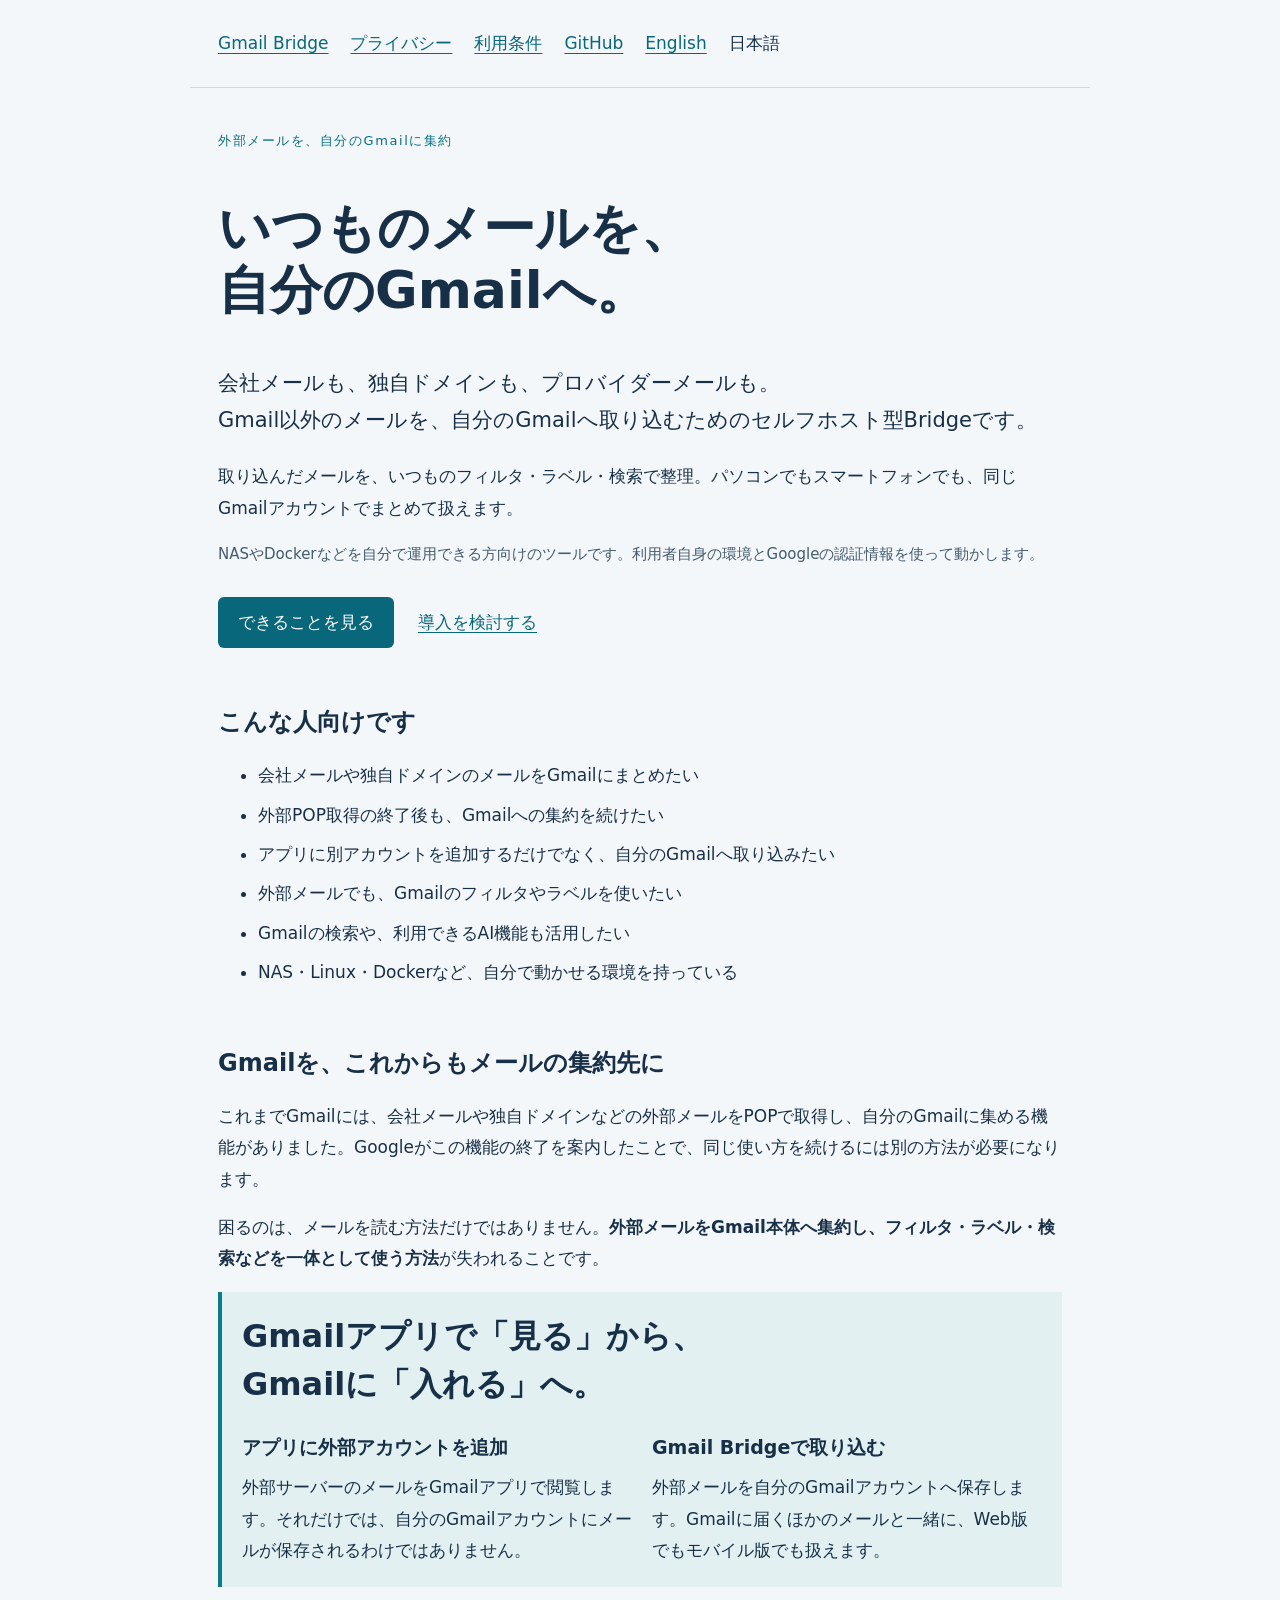
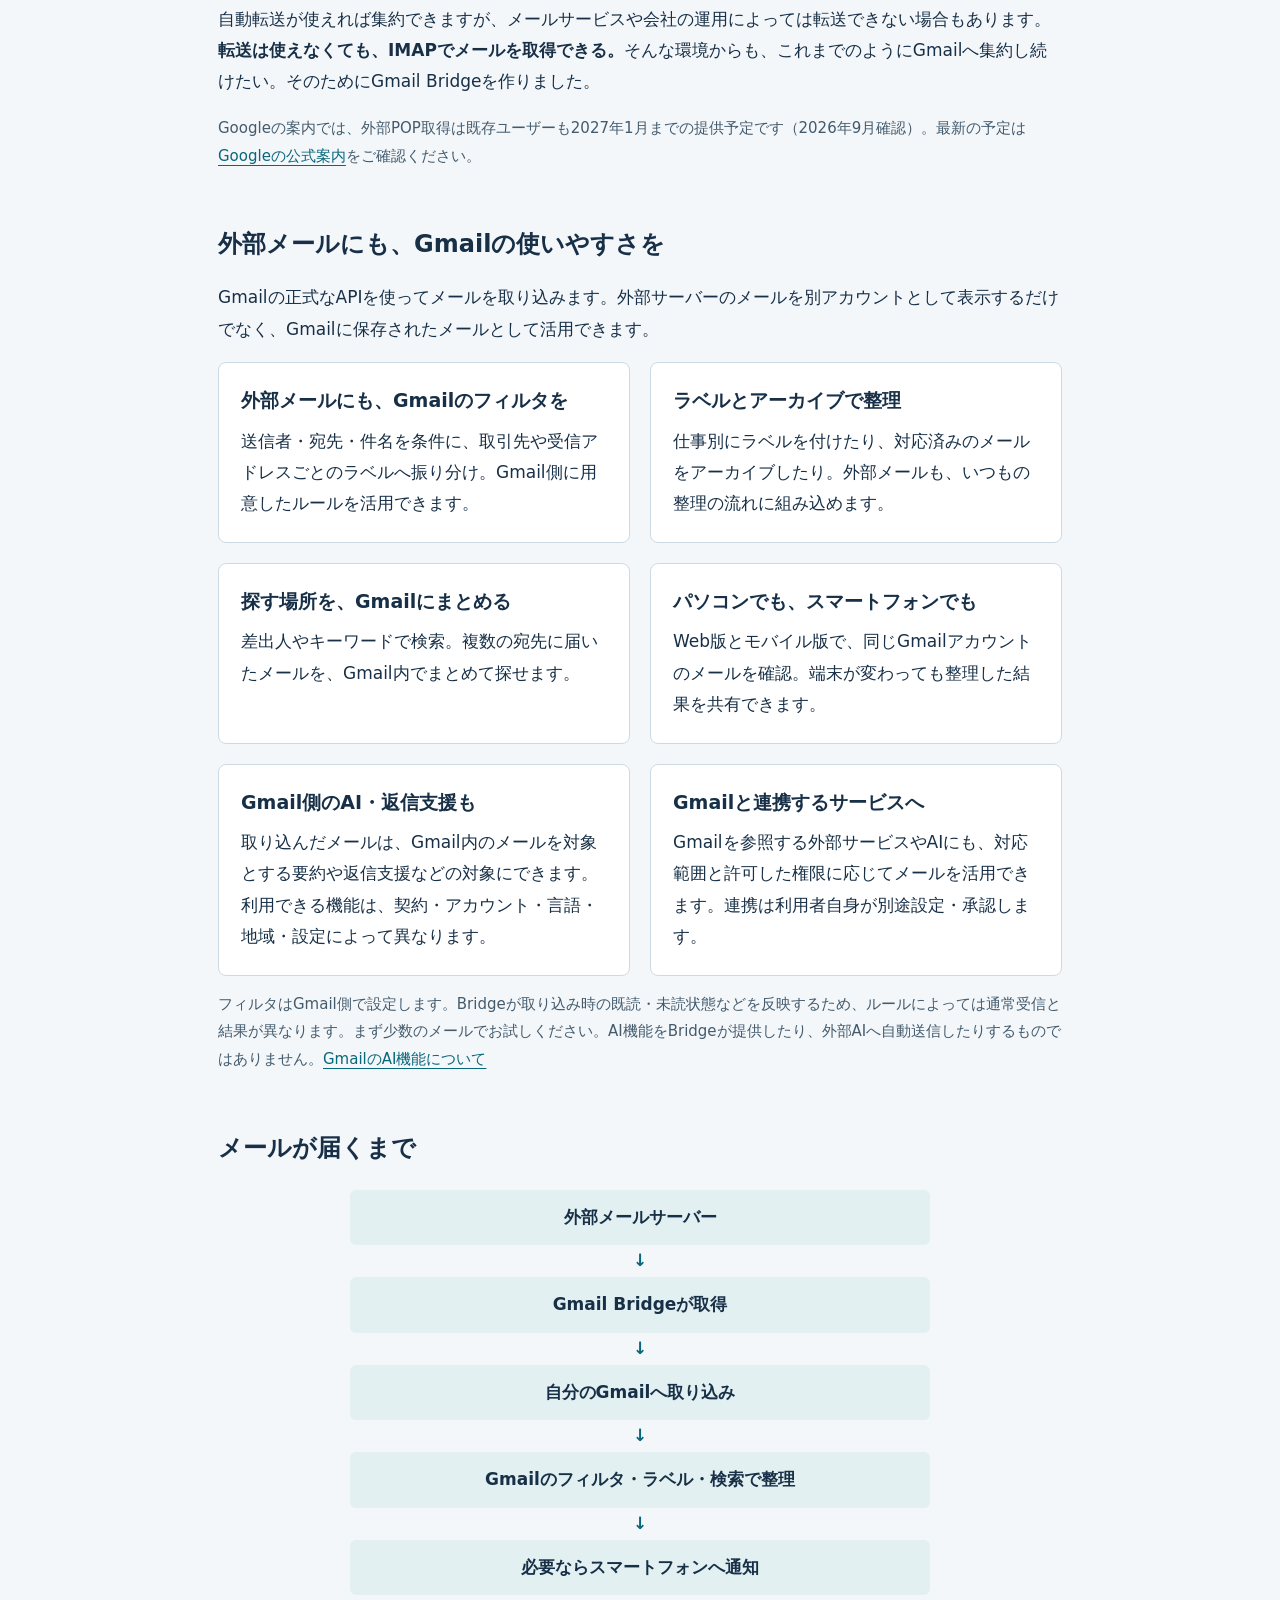
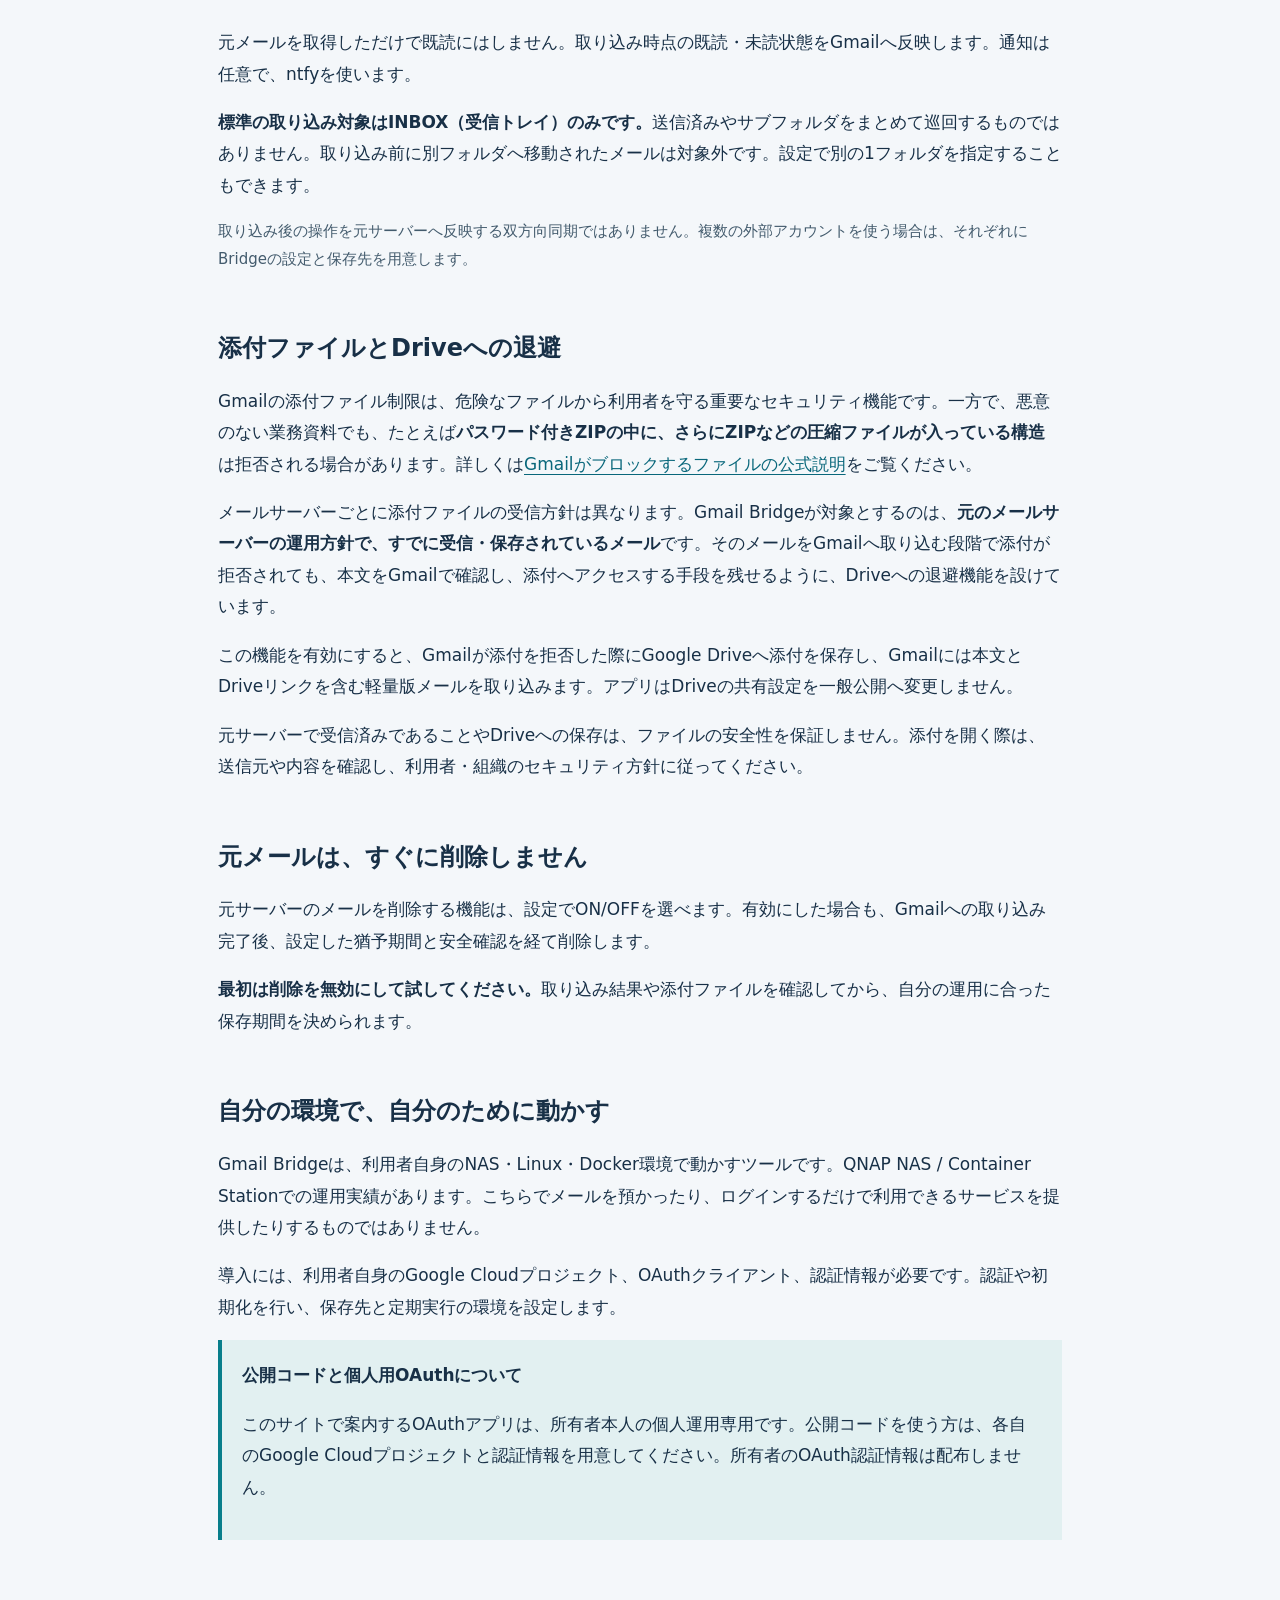
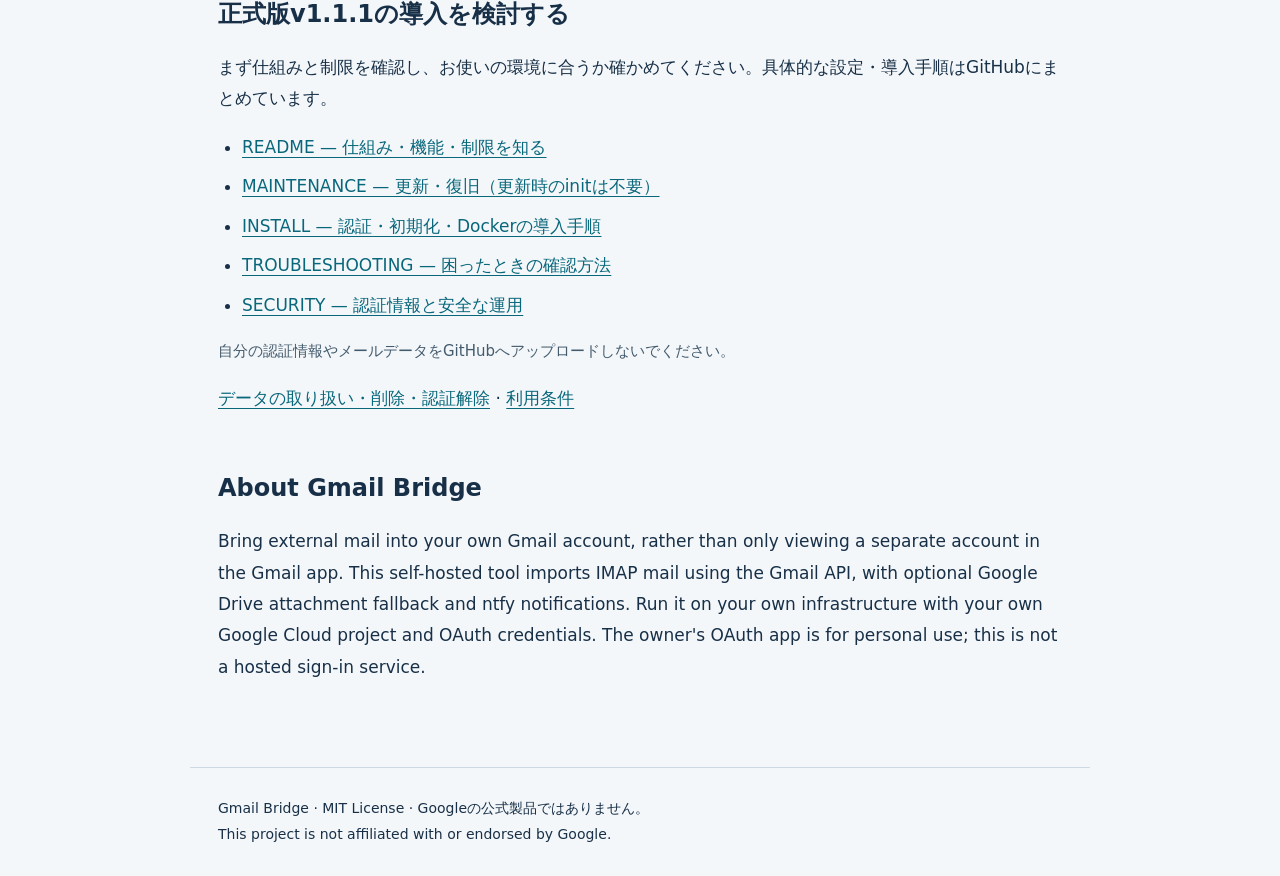
<file: docs/index.html>
<!doctype html>
<html lang="ja">
<head>
<meta charset="utf-8">
<meta name="viewport" content="width=device-width, initial-scale=1">
<meta name="description" content="会社メールも独自ドメインも、自分のGmailへ。Gmail Bridgeは外部メールを取り込み、Gmailのフィルタ・ラベル・検索でまとめて扱うためのセルフホスト型ツールです。">
<title>いつものメールを、自分のGmailへ。 | Gmail Bridge</title>
<link rel="stylesheet" href="style.css">
<link rel="alternate" hreflang="en" href="index.en.html"><link rel="alternate" hreflang="ja" href="index.html"></head>
<body>
<header><nav aria-label="メインナビゲーション"><a href="index.html">Gmail Bridge</a><a href="privacy.html">プライバシー</a><a href="terms.html">利用条件</a><a href="https://github.com/sosboy-san/gmail_bridge">GitHub</a><a href="index.en.html" lang="en" hreflang="en">English</a><span aria-current="page">日本語</span></nav></header>
<main class="introduction">
<section class="hero" aria-labelledby="intro-title">
<p class="eyebrow">外部メールを、自分のGmailに集約</p>
<h1 id="intro-title">いつものメールを、<br>自分のGmailへ。</h1>
<p class="lead">会社メールも、独自ドメインも、プロバイダーメールも。<br>Gmail以外のメールを、自分のGmailへ取り込むためのセルフホスト型Bridgeです。</p>
<p>取り込んだメールを、いつものフィルタ・ラベル・検索で整理。パソコンでもスマートフォンでも、同じGmailアカウントでまとめて扱えます。</p>
<p class="note">NASやDockerなどを自分で運用できる方向けのツールです。利用者自身の環境とGoogleの認証情報を使って動かします。</p>
<p class="actions"><a class="button" href="#benefits">できることを見る</a><a href="#start">導入を検討する</a></p>
</section>
<section aria-labelledby="for-you"><h2 id="for-you">こんな人向けです</h2>
<ul class="audience"><li>会社メールや独自ドメインのメールをGmailにまとめたい</li><li>外部POP取得の終了後も、Gmailへの集約を続けたい</li><li>アプリに別アカウントを追加するだけでなく、自分のGmailへ取り込みたい</li><li>外部メールでも、Gmailのフィルタやラベルを使いたい</li><li>Gmailの検索や、利用できるAI機能も活用したい</li><li>NAS・Linux・Dockerなど、自分で動かせる環境を持っている</li></ul></section>
<section aria-labelledby="why"><h2 id="why">Gmailを、これからもメールの集約先に</h2>
<p>これまでGmailには、会社メールや独自ドメインなどの外部メールをPOPで取得し、自分のGmailに集める機能がありました。Googleがこの機能の終了を案内したことで、同じ使い方を続けるには別の方法が必要になります。</p>
<p>困るのは、メールを読む方法だけではありません。<strong>外部メールをGmail本体へ集約し、フィルタ・ラベル・検索などを一体として使う方法</strong>が失われることです。</p>
<aside class="concept"><p class="statement">Gmailアプリで「見る」から、<br>Gmailに「入れる」へ。</p>
<div class="comparison"><div><h3>アプリに外部アカウントを追加</h3><p>外部サーバーのメールをGmailアプリで閲覧します。それだけでは、自分のGmailアカウントにメールが保存されるわけではありません。</p></div><div><h3>Gmail Bridgeで取り込む</h3><p>外部メールを自分のGmailアカウントへ保存します。Gmailに届くほかのメールと一緒に、Web版でもモバイル版でも扱えます。</p></div></div></aside>
<p>自動転送が使えれば集約できますが、メールサービスや会社の運用によっては転送できない場合もあります。<strong>転送は使えなくても、IMAPでメールを取得できる。</strong>そんな環境からも、これまでのようにGmailへ集約し続けたい。そのためにGmail Bridgeを作りました。</p>
<p class="note">Googleの案内では、外部POP取得は既存ユーザーも2027年1月までの提供予定です（2026年9月確認）。最新の予定は<a href="https://support.google.com/mail/answer/16604719?hl=ja">Googleの公式案内</a>をご確認ください。</p></section>
<section aria-labelledby="benefits"><h2 id="benefits">外部メールにも、Gmailの使いやすさを</h2>
<p>Gmailの正式なAPIを使ってメールを取り込みます。外部サーバーのメールを別アカウントとして表示するだけでなく、Gmailに保存されたメールとして活用できます。</p>
<div class="benefit-grid">
<article><h3>外部メールにも、Gmailのフィルタを</h3><p>送信者・宛先・件名を条件に、取引先や受信アドレスごとのラベルへ振り分け。Gmail側に用意したルールを活用できます。</p></article>
<article><h3>ラベルとアーカイブで整理</h3><p>仕事別にラベルを付けたり、対応済みのメールをアーカイブしたり。外部メールも、いつもの整理の流れに組み込めます。</p></article>
<article><h3>探す場所を、Gmailにまとめる</h3><p>差出人やキーワードで検索。複数の宛先に届いたメールを、Gmail内でまとめて探せます。</p></article>
<article><h3>パソコンでも、スマートフォンでも</h3><p>Web版とモバイル版で、同じGmailアカウントのメールを確認。端末が変わっても整理した結果を共有できます。</p></article>
<article><h3>Gmail側のAI・返信支援も</h3><p>取り込んだメールは、Gmail内のメールを対象とする要約や返信支援などの対象にできます。利用できる機能は、契約・アカウント・言語・地域・設定によって異なります。</p></article>
<article><h3>Gmailと連携するサービスへ</h3><p>Gmailを参照する外部サービスやAIにも、対応範囲と許可した権限に応じてメールを活用できます。連携は利用者自身が別途設定・承認します。</p></article>
</div>
<p class="note">フィルタはGmail側で設定します。Bridgeが取り込み時の既読・未読状態などを反映するため、ルールによっては通常受信と結果が異なります。まず少数のメールでお試しください。AI機能をBridgeが提供したり、外部AIへ自動送信したりするものではありません。<a href="https://support.google.com/mail/answer/16831098?hl=ja">GmailのAI機能について</a></p></section>
<section aria-labelledby="flow"><h2 id="flow">メールが届くまで</h2>
<ol class="mail-flow"><li>外部メールサーバー</li><li>Gmail Bridgeが取得</li><li>自分のGmailへ取り込み</li><li>Gmailのフィルタ・ラベル・検索で整理</li><li>必要ならスマートフォンへ通知</li></ol>
<p>元メールを取得しただけで既読にはしません。取り込み時点の既読・未読状態をGmailへ反映します。通知は任意で、ntfyを使います。</p>
<p><strong>標準の取り込み対象はINBOX（受信トレイ）のみです。</strong>送信済みやサブフォルダをまとめて巡回するものではありません。取り込み前に別フォルダへ移動されたメールは対象外です。設定で別の1フォルダを指定することもできます。</p>
<p class="note">取り込み後の操作を元サーバーへ反映する双方向同期ではありません。複数の外部アカウントを使う場合は、それぞれにBridgeの設定と保存先を用意します。</p></section>
<section aria-label="添付ファイルとGoogle Drive">
<h2>添付ファイルとDriveへの退避</h2>
<p>Gmailの添付ファイル制限は、危険なファイルから利用者を守る重要なセキュリティ機能です。一方で、悪意のない業務資料でも、たとえば<strong>パスワード付きZIPの中に、さらにZIPなどの圧縮ファイルが入っている構造</strong>は拒否される場合があります。詳しくは<a href="https://support.google.com/mail/answer/6590?hl=ja">Gmailがブロックするファイルの公式説明</a>をご覧ください。</p>
<p>メールサーバーごとに添付ファイルの受信方針は異なります。Gmail Bridgeが対象とするのは、<strong>元のメールサーバーの運用方針で、すでに受信・保存されているメール</strong>です。そのメールをGmailへ取り込む段階で添付が拒否されても、本文をGmailで確認し、添付へアクセスする手段を残せるように、Driveへの退避機能を設けています。</p>
<p>この機能を有効にすると、Gmailが添付を拒否した際にGoogle Driveへ添付を保存し、Gmailには本文とDriveリンクを含む軽量版メールを取り込みます。アプリはDriveの共有設定を一般公開へ変更しません。</p>
<p>元サーバーで受信済みであることやDriveへの保存は、ファイルの安全性を保証しません。添付を開く際は、送信元や内容を確認し、利用者・組織のセキュリティ方針に従ってください。</p>
</section>
<section aria-labelledby="deletion"><h2 id="deletion">元メールは、すぐに削除しません</h2>
<p>元サーバーのメールを削除する機能は、設定でON/OFFを選べます。有効にした場合も、Gmailへの取り込み完了後、設定した猶予期間と安全確認を経て削除します。</p>
<p><strong>最初は削除を無効にして試してください。</strong>取り込み結果や添付ファイルを確認してから、自分の運用に合った保存期間を決められます。</p></section>
<section aria-labelledby="self-hosted"><h2 id="self-hosted">自分の環境で、自分のために動かす</h2>
<p>Gmail Bridgeは、利用者自身のNAS・Linux・Docker環境で動かすツールです。QNAP NAS / Container Stationでの運用実績があります。こちらでメールを預かったり、ログインするだけで利用できるサービスを提供したりするものではありません。</p>
<p>導入には、利用者自身のGoogle Cloudプロジェクト、OAuthクライアント、認証情報が必要です。認証や初期化を行い、保存先と定期実行の環境を設定します。</p>
<aside><strong>公開コードと個人用OAuthについて</strong><p>このサイトで案内するOAuthアプリは、所有者本人の個人運用専用です。公開コードを使う方は、各自のGoogle Cloudプロジェクトと認証情報を用意してください。所有者のOAuth認証情報は配布しません。</p></aside></section>
<section id="start" aria-labelledby="start-title"><h2 id="start-title">正式版v1.1.1の導入を検討する</h2>
<p>まず仕組みと制限を確認し、お使いの環境に合うか確かめてください。具体的な設定・導入手順はGitHubにまとめています。</p>
<ul class="guide-links">
<li><a href="https://github.com/sosboy-san/gmail_bridge/blob/main/README.md">README — 仕組み・機能・制限を知る</a></li>
<li><a href="https://github.com/sosboy-san/gmail_bridge/blob/main/MAINTENANCE.md">MAINTENANCE — 更新・復旧（更新時のinitは不要）</a></li>
<li><a href="https://github.com/sosboy-san/gmail_bridge/blob/main/INSTALL.md">INSTALL — 認証・初期化・Dockerの導入手順</a></li>
<li><a href="https://github.com/sosboy-san/gmail_bridge/blob/main/TROUBLESHOOTING.md">TROUBLESHOOTING — 困ったときの確認方法</a></li>
<li><a href="https://github.com/sosboy-san/gmail_bridge/blob/main/SECURITY.md">SECURITY — 認証情報と安全な運用</a></li>
</ul>
<p class="note">自分の認証情報やメールデータをGitHubへアップロードしないでください。</p>
<p><a href="privacy.html">データの取り扱い・削除・認証解除</a> · <a href="terms.html">利用条件</a></p></section>
<section lang="en"><h2>About Gmail Bridge</h2><p>Bring external mail into your own Gmail account, rather than only viewing a separate account in the Gmail app. This self-hosted tool imports IMAP mail using the Gmail API, with optional Google Drive attachment fallback and ntfy notifications. Run it on your own infrastructure with your own Google Cloud project and OAuth credentials. The owner's OAuth app is for personal use; this is not a hosted sign-in service.</p></section>
</main>
<footer>Gmail Bridge · MIT License · Googleの公式製品ではありません。<br>This project is not affiliated with or endorsed by Google.</footer>
</body></html>
</file>
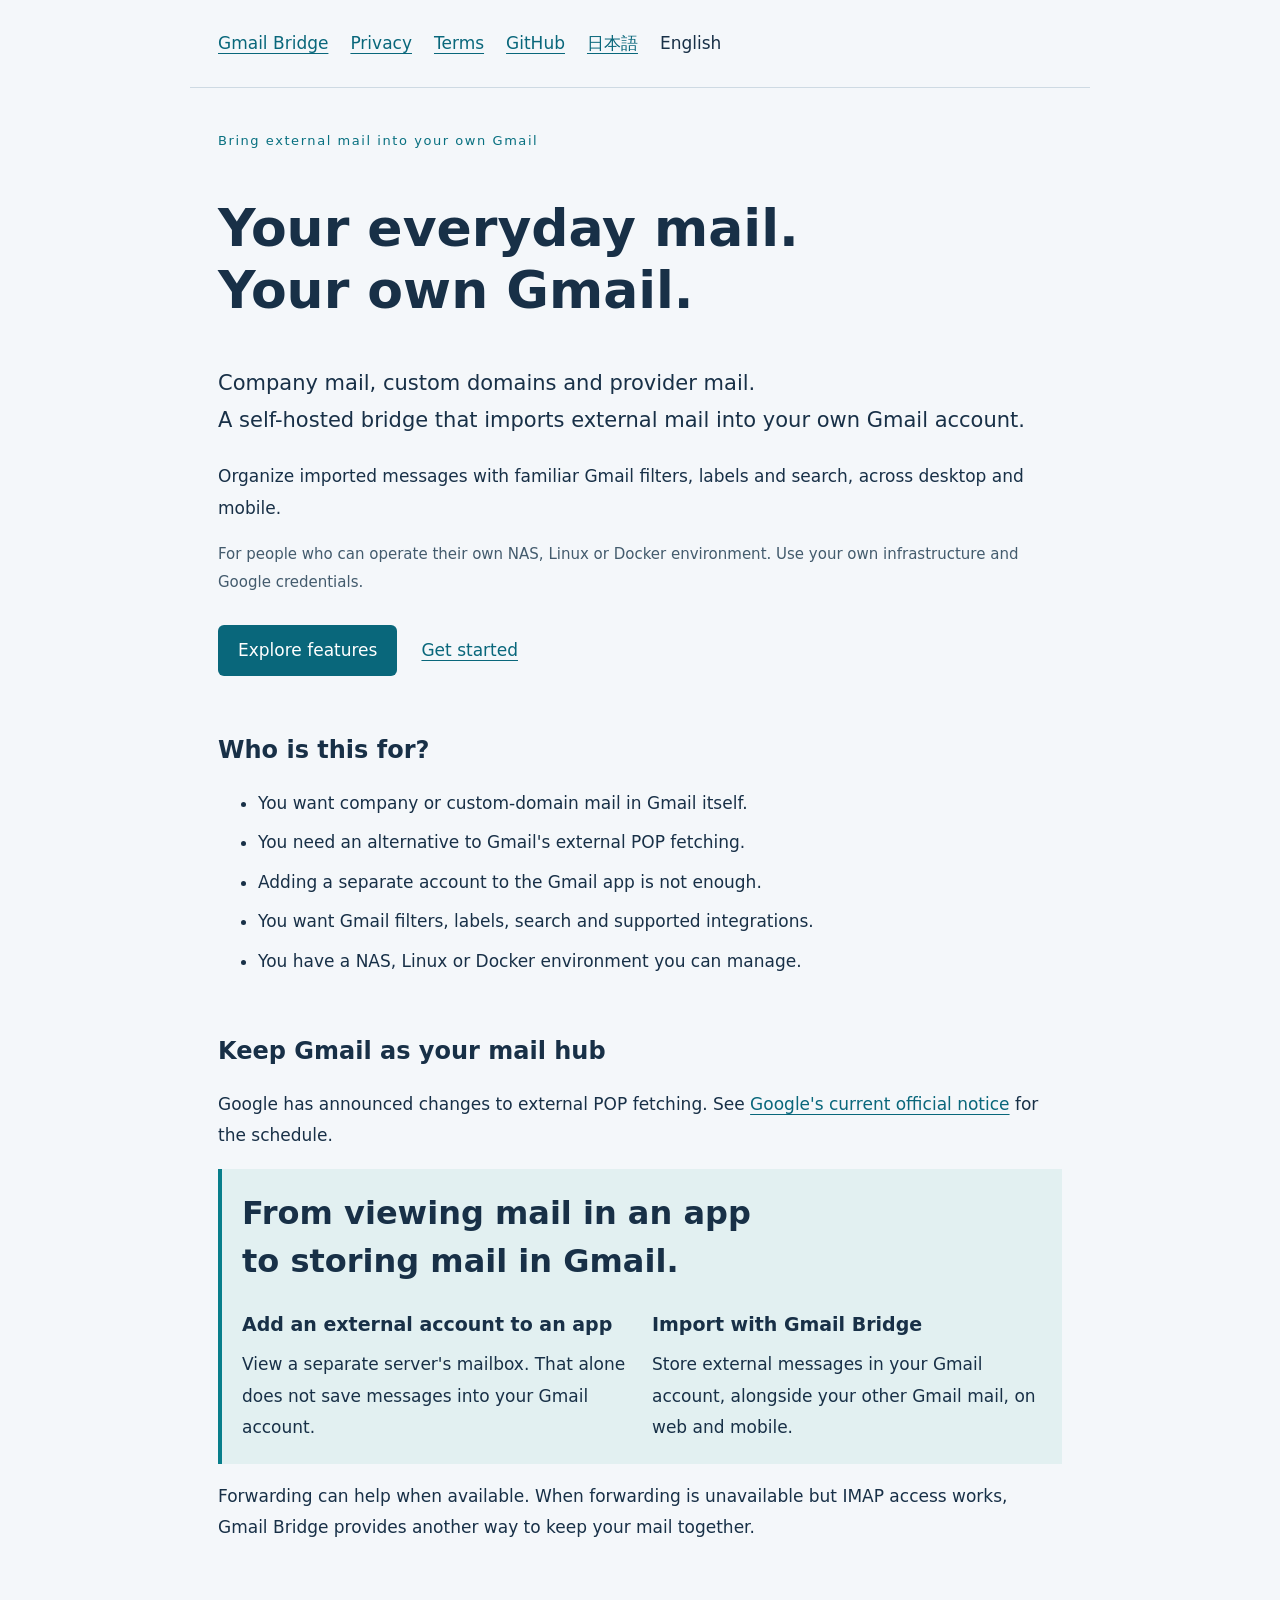
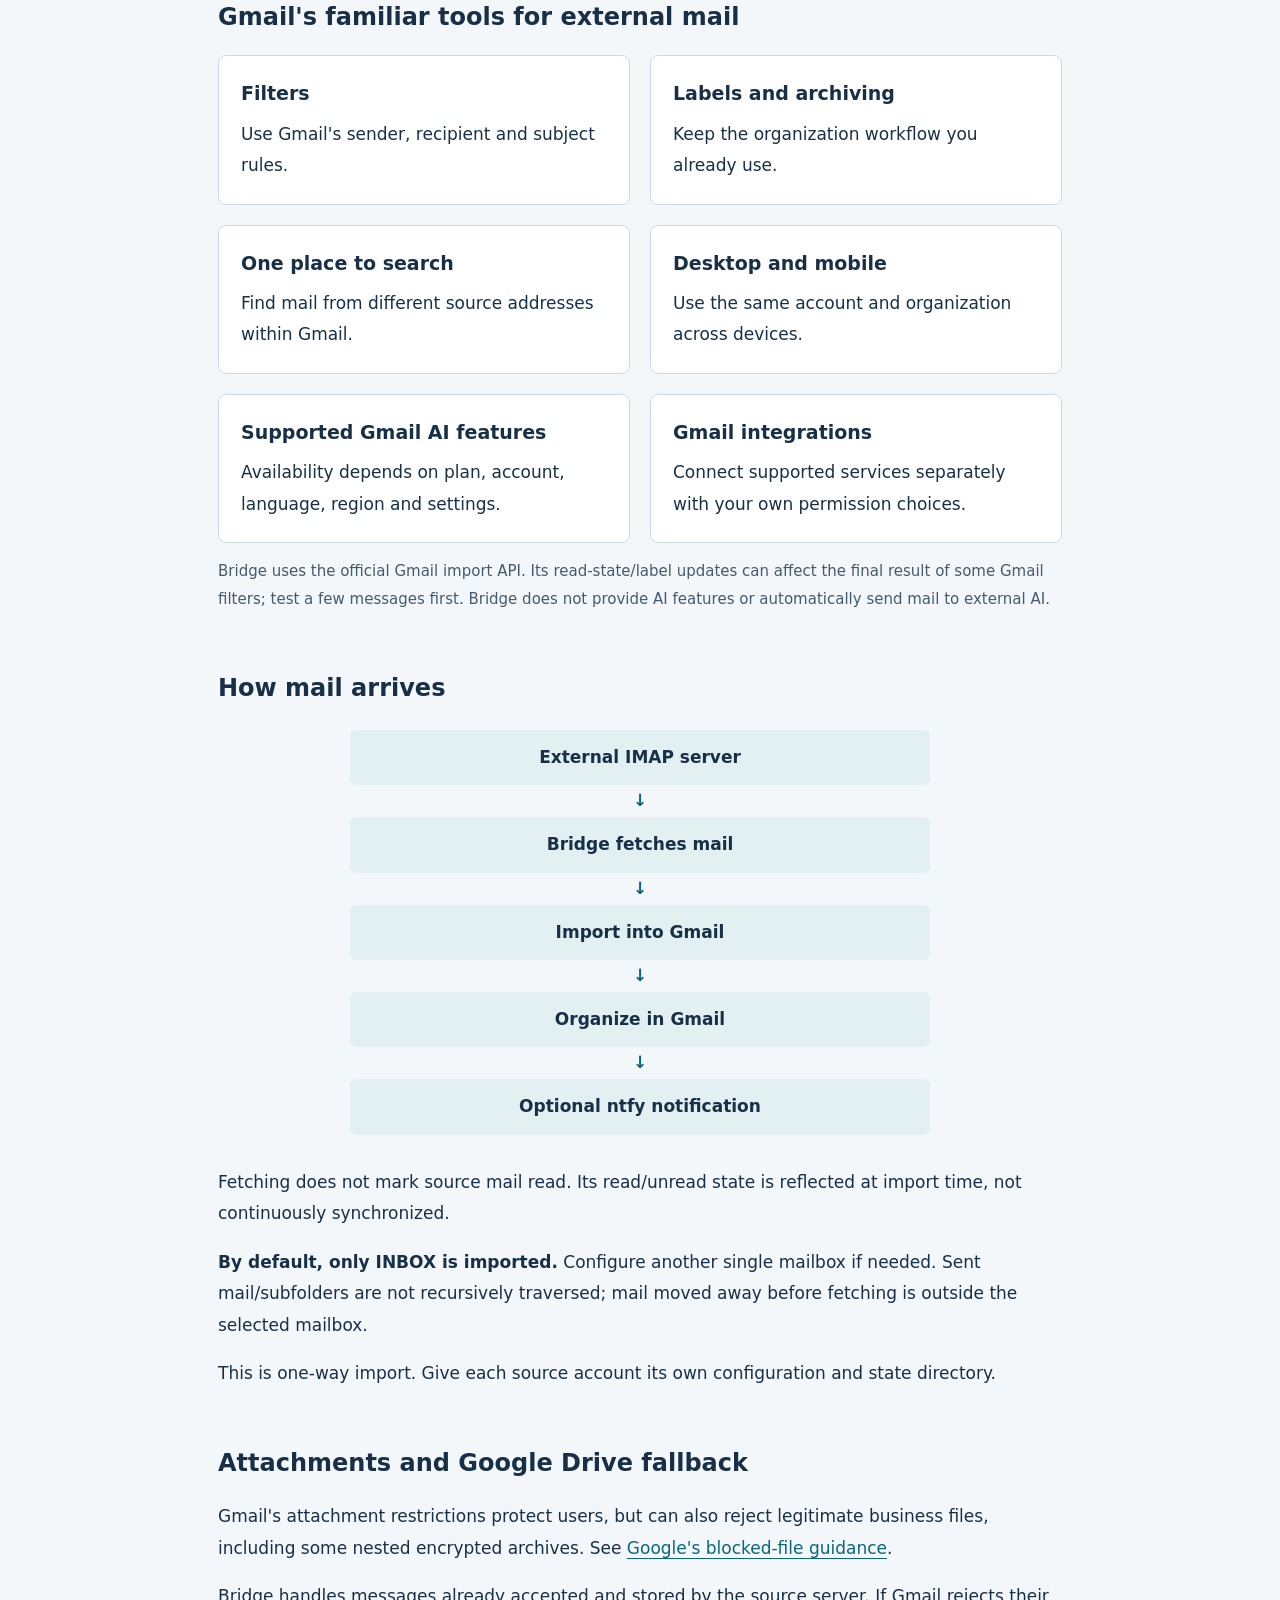
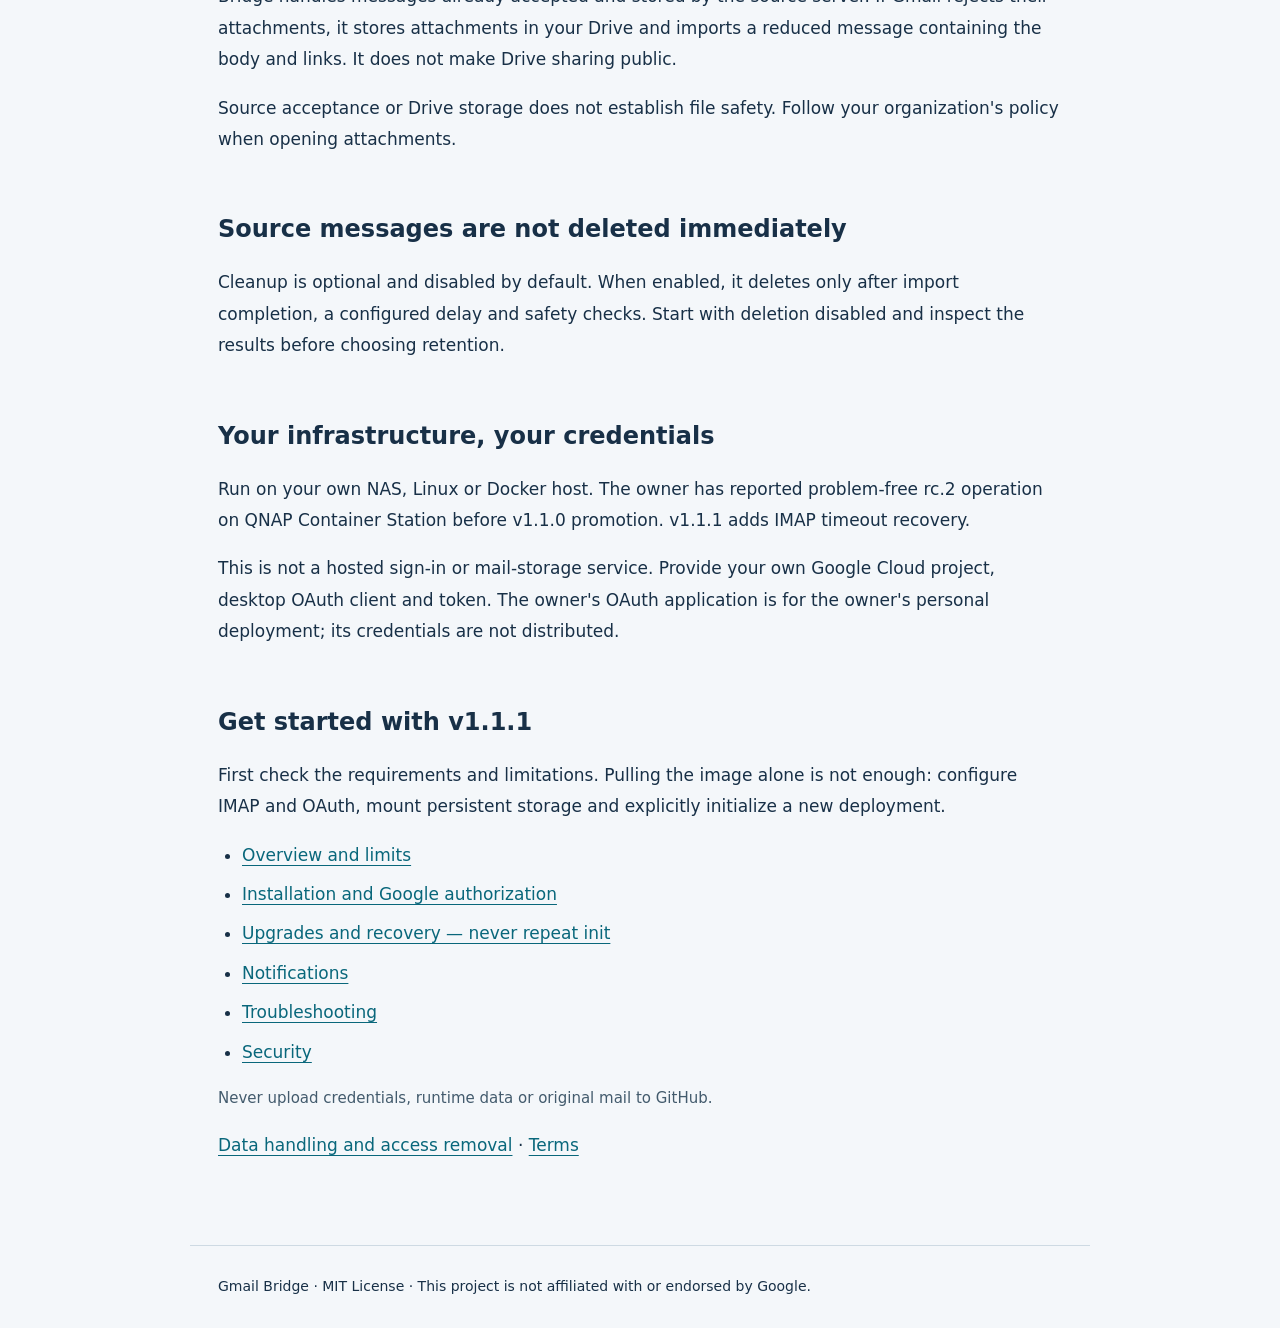
<file: docs/index.en.html>
<!doctype html>
<html lang="en"><head><meta charset="utf-8"><meta name="viewport" content="width=device-width, initial-scale=1"><meta name="description" content="Self-hosted IMAP-to-Gmail import with optional Drive fallback and ntfy notifications"><title>Bring your everyday mail into your own Gmail | Gmail Bridge</title><link rel="stylesheet" href="style.css"><link rel="alternate" hreflang="ja" href="index.html"><link rel="alternate" hreflang="en" href="index.en.html"></head><body><header><nav aria-label="Main navigation"><a href="index.en.html">Gmail Bridge</a><a href="privacy.en.html">Privacy</a><a href="terms.en.html">Terms</a><a href="https://github.com/sosboy-san/gmail_bridge">GitHub</a><a href="index.html" lang="ja" hreflang="ja">日本語</a><span aria-current="page">English</span></nav></header><main class="introduction">
<section class="hero" aria-labelledby="intro-title"><p class="eyebrow">Bring external mail into your own Gmail</p><h1 id="intro-title">Your everyday mail.<br>Your own Gmail.</h1><p class="lead">Company mail, custom domains and provider mail.<br>A self-hosted bridge that imports external mail into your own Gmail account.</p><p>Organize imported messages with familiar Gmail filters, labels and search, across desktop and mobile.</p><p class="note">For people who can operate their own NAS, Linux or Docker environment. Use your own infrastructure and Google credentials.</p><p class="actions"><a class="button" href="#benefits">Explore features</a><a href="#start">Get started</a></p></section>
<section><h2>Who is this for?</h2><ul class="audience"><li>You want company or custom-domain mail in Gmail itself.</li><li>You need an alternative to Gmail's external POP fetching.</li><li>Adding a separate account to the Gmail app is not enough.</li><li>You want Gmail filters, labels, search and supported integrations.</li><li>You have a NAS, Linux or Docker environment you can manage.</li></ul></section>
<section><h2>Keep Gmail as your mail hub</h2><p>Google has announced changes to external POP fetching. See <a href="https://support.google.com/mail/answer/16604719?hl=en">Google's current official notice</a> for the schedule.</p><aside class="concept"><p class="statement">From viewing mail in an app<br>to storing mail in Gmail.</p><div class="comparison"><div><h3>Add an external account to an app</h3><p>View a separate server's mailbox. That alone does not save messages into your Gmail account.</p></div><div><h3>Import with Gmail Bridge</h3><p>Store external messages in your Gmail account, alongside your other Gmail mail, on web and mobile.</p></div></div></aside><p>Forwarding can help when available. When forwarding is unavailable but IMAP access works, Gmail Bridge provides another way to keep your mail together.</p></section>
<section id="benefits"><h2>Gmail's familiar tools for external mail</h2><div class="benefit-grid"><article><h3>Filters</h3><p>Use Gmail's sender, recipient and subject rules.</p></article><article><h3>Labels and archiving</h3><p>Keep the organization workflow you already use.</p></article><article><h3>One place to search</h3><p>Find mail from different source addresses within Gmail.</p></article><article><h3>Desktop and mobile</h3><p>Use the same account and organization across devices.</p></article><article><h3>Supported Gmail AI features</h3><p>Availability depends on plan, account, language, region and settings.</p></article><article><h3>Gmail integrations</h3><p>Connect supported services separately with your own permission choices.</p></article></div><p class="note">Bridge uses the official Gmail import API. Its read-state/label updates can affect the final result of some Gmail filters; test a few messages first. Bridge does not provide AI features or automatically send mail to external AI.</p></section>
<section><h2>How mail arrives</h2><ol class="mail-flow"><li>External IMAP server</li><li>Bridge fetches mail</li><li>Import into Gmail</li><li>Organize in Gmail</li><li>Optional ntfy notification</li></ol><p>Fetching does not mark source mail read. Its read/unread state is reflected at import time, not continuously synchronized.</p><p><strong>By default, only INBOX is imported.</strong> Configure another single mailbox if needed. Sent mail/subfolders are not recursively traversed; mail moved away before fetching is outside the selected mailbox.</p><p>This is one-way import. Give each source account its own configuration and state directory.</p></section>
<section><h2>Attachments and Google Drive fallback</h2><p>Gmail's attachment restrictions protect users, but can also reject legitimate business files, including some nested encrypted archives. See <a href="https://support.google.com/mail/answer/6590?hl=en">Google's blocked-file guidance</a>.</p><p>Bridge handles messages already accepted and stored by the source server. If Gmail rejects their attachments, it stores attachments in your Drive and imports a reduced message containing the body and links. It does not make Drive sharing public.</p><p>Source acceptance or Drive storage does not establish file safety. Follow your organization's policy when opening attachments.</p></section>
<section><h2>Source messages are not deleted immediately</h2><p>Cleanup is optional and disabled by default. When enabled, it deletes only after import completion, a configured delay and safety checks. Start with deletion disabled and inspect the results before choosing retention.</p></section>
<section><h2>Your infrastructure, your credentials</h2><p>Run on your own NAS, Linux or Docker host. The owner has reported problem-free rc.2 operation on QNAP Container Station before v1.1.0 promotion. v1.1.1 adds IMAP timeout recovery.</p><p>This is not a hosted sign-in or mail-storage service. Provide your own Google Cloud project, desktop OAuth client and token. The owner's OAuth application is for the owner's personal deployment; its credentials are not distributed.</p></section>
<section id="start"><h2>Get started with v1.1.1</h2><p>First check the requirements and limitations. Pulling the image alone is not enough: configure IMAP and OAuth, mount persistent storage and explicitly initialize a new deployment.</p><ul class="guide-links"><li><a href="https://github.com/sosboy-san/gmail_bridge/blob/main/README.en.md">Overview and limits</a></li><li><a href="https://github.com/sosboy-san/gmail_bridge/blob/main/INSTALL.en.md">Installation and Google authorization</a></li><li><a href="https://github.com/sosboy-san/gmail_bridge/blob/main/MAINTENANCE.en.md">Upgrades and recovery — never repeat init</a></li><li><a href="https://github.com/sosboy-san/gmail_bridge/blob/main/NOTIFICATIONS.en.md">Notifications</a></li><li><a href="https://github.com/sosboy-san/gmail_bridge/blob/main/TROUBLESHOOTING.en.md">Troubleshooting</a></li><li><a href="https://github.com/sosboy-san/gmail_bridge/blob/main/SECURITY.en.md">Security</a></li></ul><p class="note">Never upload credentials, runtime data or original mail to GitHub.</p><p><a href="privacy.en.html">Data handling and access removal</a> · <a href="terms.en.html">Terms</a></p></section>
</main><footer>Gmail Bridge · MIT License · This project is not affiliated with or endorsed by Google.</footer></body></html>
</file>
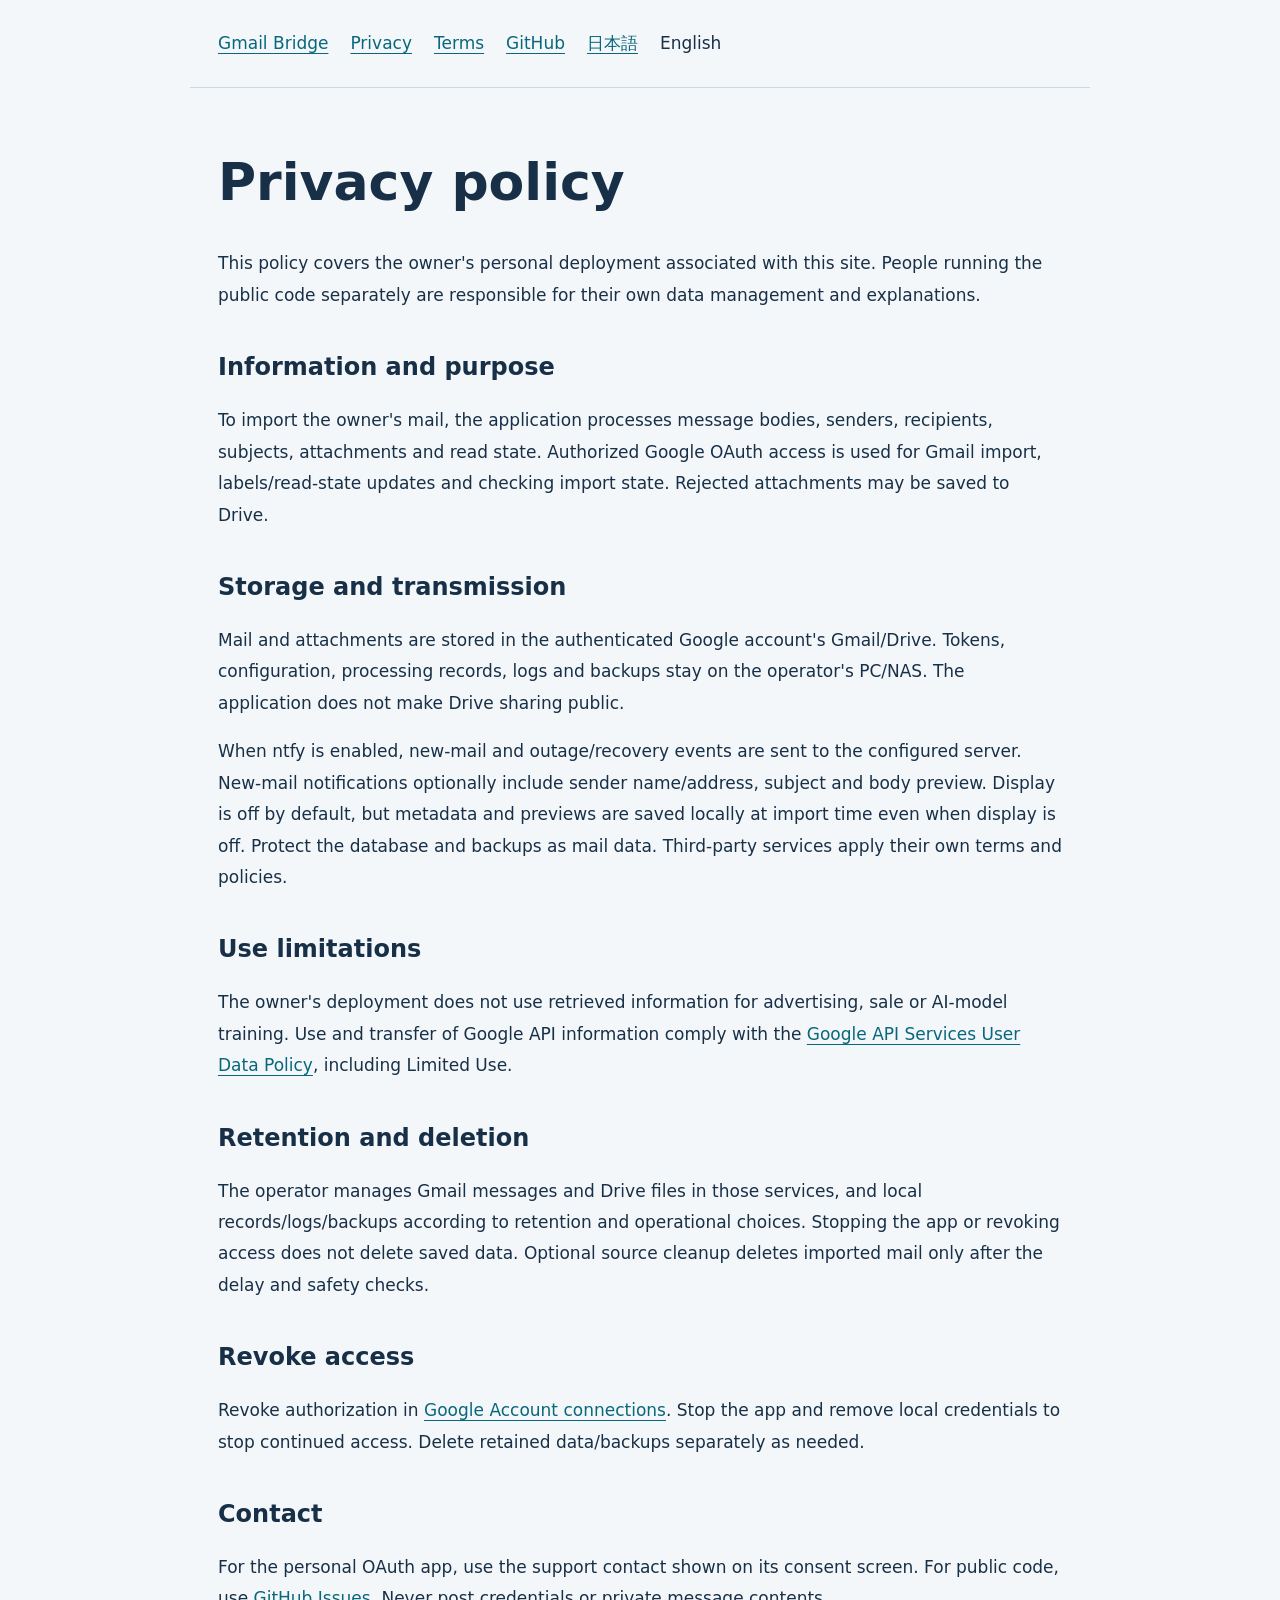
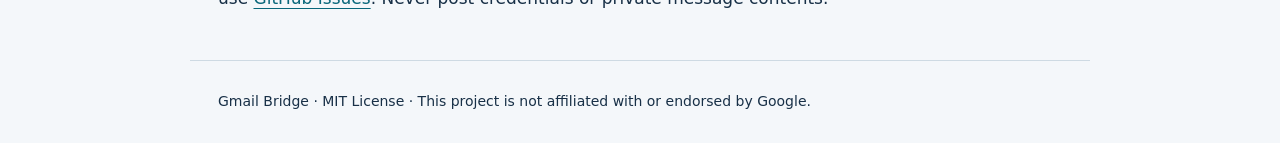
<file: docs/privacy.en.html>
<!doctype html>
<html lang="en"><head><meta charset="utf-8"><meta name="viewport" content="width=device-width, initial-scale=1"><meta name="description" content="Self-hosted IMAP-to-Gmail import with optional Drive fallback and ntfy notifications"><title>Privacy policy | Gmail Bridge</title><link rel="stylesheet" href="style.css"><link rel="alternate" hreflang="ja" href="privacy.html"><link rel="alternate" hreflang="en" href="privacy.en.html"></head><body><header><nav aria-label="Main navigation"><a href="index.en.html">Gmail Bridge</a><a href="privacy.en.html">Privacy</a><a href="terms.en.html">Terms</a><a href="https://github.com/sosboy-san/gmail_bridge">GitHub</a><a href="privacy.html" lang="ja" hreflang="ja">日本語</a><span aria-current="page">English</span></nav></header><main class="introduction"><h1>Privacy policy</h1><p>This policy covers the owner's personal deployment associated with this site. People running the public code separately are responsible for their own data management and explanations.</p><h2>Information and purpose</h2><p>To import the owner's mail, the application processes message bodies, senders, recipients, subjects, attachments and read state. Authorized Google OAuth access is used for Gmail import, labels/read-state updates and checking import state. Rejected attachments may be saved to Drive.</p><h2>Storage and transmission</h2><p>Mail and attachments are stored in the authenticated Google account's Gmail/Drive. Tokens, configuration, processing records, logs and backups stay on the operator's PC/NAS. The application does not make Drive sharing public.</p><p>When ntfy is enabled, new-mail and outage/recovery events are sent to the configured server. New-mail notifications optionally include sender name/address, subject and body preview. Display is off by default, but metadata and previews are saved locally at import time even when display is off. Protect the database and backups as mail data. Third-party services apply their own terms and policies.</p><h2>Use limitations</h2><p>The owner's deployment does not use retrieved information for advertising, sale or AI-model training. Use and transfer of Google API information comply with the <a href="https://developers.google.com/terms/api-services-user-data-policy">Google API Services User Data Policy</a>, including Limited Use.</p><h2>Retention and deletion</h2><p>The operator manages Gmail messages and Drive files in those services, and local records/logs/backups according to retention and operational choices. Stopping the app or revoking access does not delete saved data. Optional source cleanup deletes imported mail only after the delay and safety checks.</p><h2>Revoke access</h2><p>Revoke authorization in <a href="https://myaccount.google.com/connections">Google Account connections</a>. Stop the app and remove local credentials to stop continued access. Delete retained data/backups separately as needed.</p><h2>Contact</h2><p>For the personal OAuth app, use the support contact shown on its consent screen. For public code, use <a href="https://github.com/sosboy-san/gmail_bridge/issues">GitHub Issues</a>. Never post credentials or private message contents.</p></main><footer>Gmail Bridge · MIT License · This project is not affiliated with or endorsed by Google.</footer></body></html>
</file>
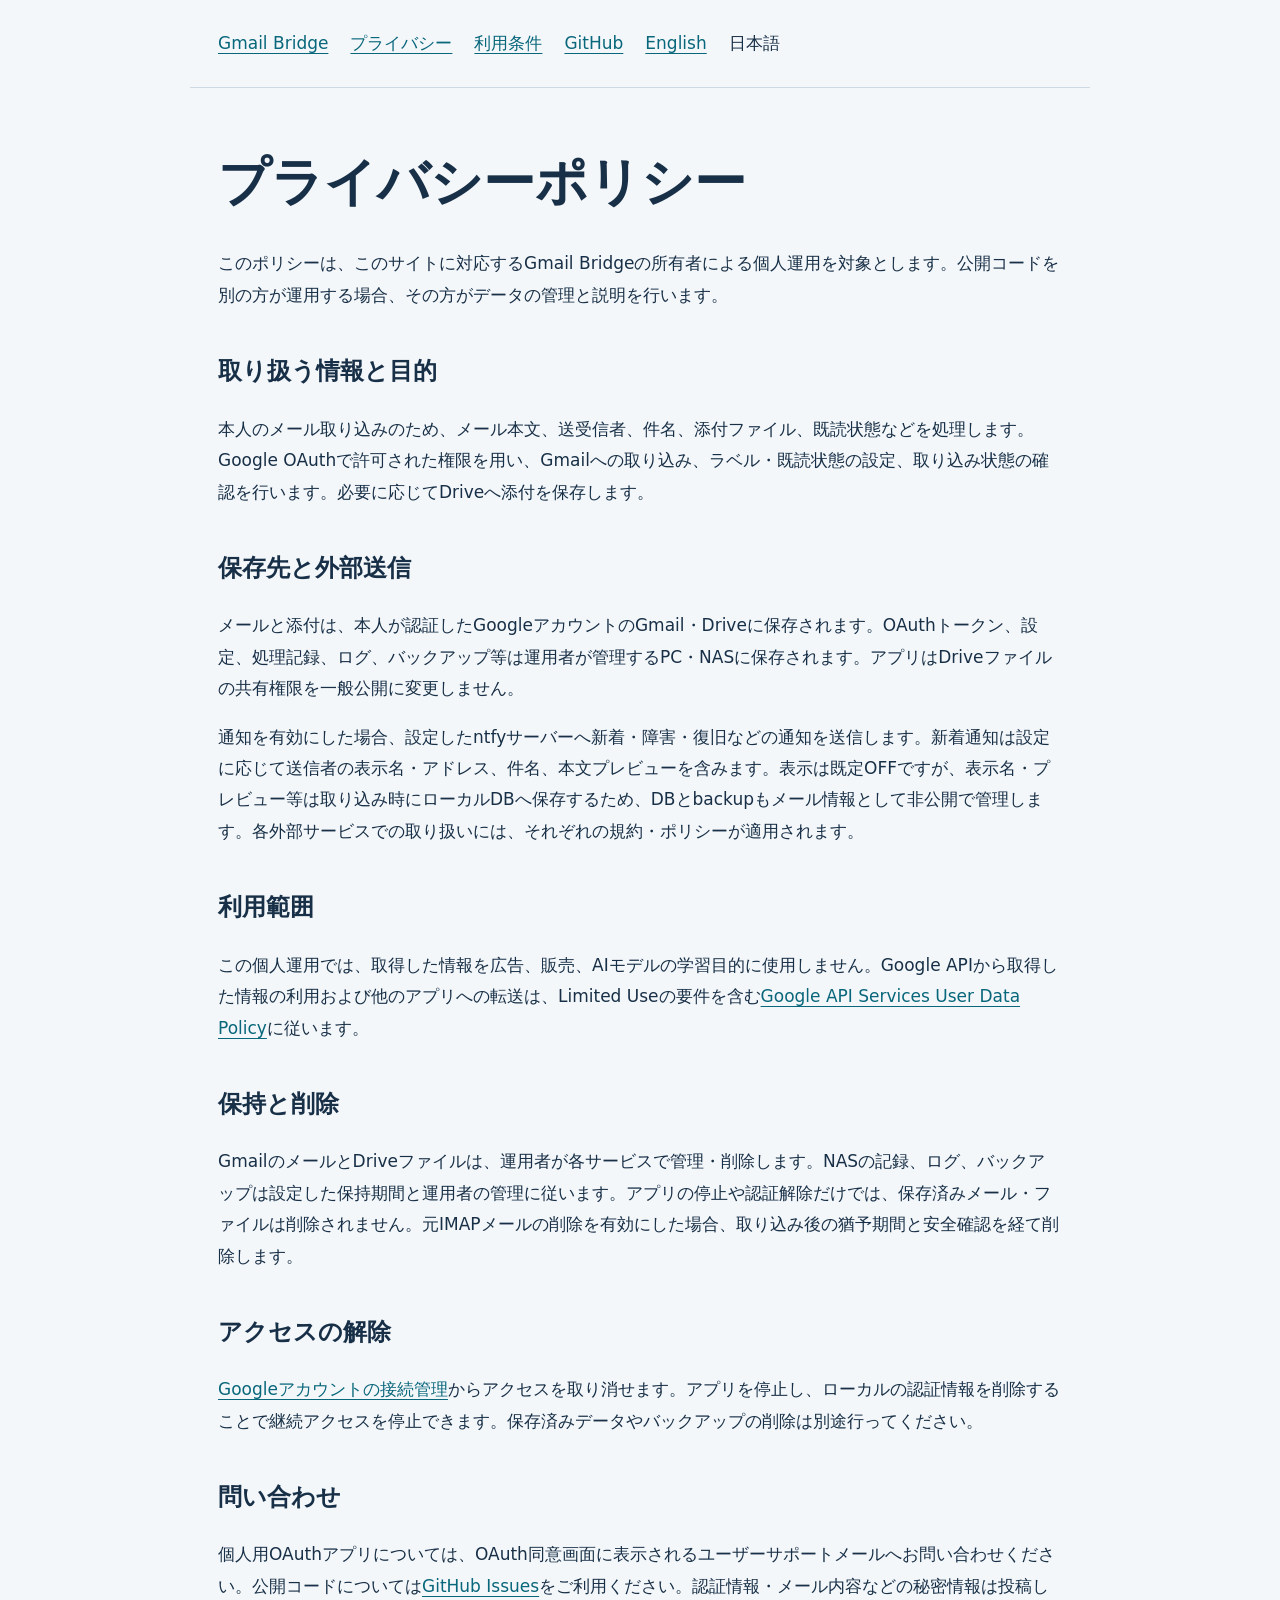
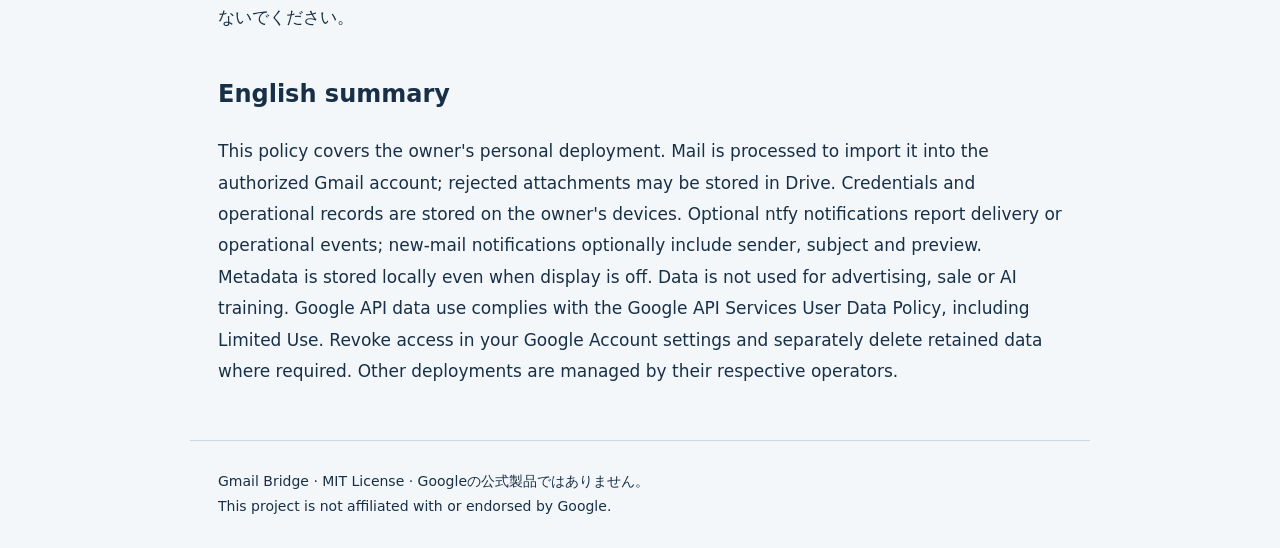
<file: docs/privacy.html>
<!doctype html>
<html lang="ja"><head><meta charset="utf-8"><meta name="viewport" content="width=device-width, initial-scale=1"><meta name="description" content="Gmail Bridge — 個人環境で運用するIMAPからGmailへのメール取り込みツール"><title>プライバシーポリシー | Gmail Bridge</title><link rel="stylesheet" href="style.css"><link rel="alternate" hreflang="en" href="privacy.en.html"><link rel="alternate" hreflang="ja" href="privacy.html"></head><body>
<header><nav aria-label="メインナビゲーション"><a href="index.html">Gmail Bridge</a><a href="privacy.html">プライバシー</a><a href="terms.html">利用条件</a><a href="https://github.com/sosboy-san/gmail_bridge">GitHub</a><a href="privacy.en.html" lang="en" hreflang="en">English</a><span aria-current="page">日本語</span></nav></header><main><h1>プライバシーポリシー</h1><p>このポリシーは、このサイトに対応するGmail Bridgeの所有者による個人運用を対象とします。公開コードを別の方が運用する場合、その方がデータの管理と説明を行います。</p><h2>取り扱う情報と目的</h2><p>本人のメール取り込みのため、メール本文、送受信者、件名、添付ファイル、既読状態などを処理します。Google OAuthで許可された権限を用い、Gmailへの取り込み、ラベル・既読状態の設定、取り込み状態の確認を行います。必要に応じてDriveへ添付を保存します。</p><h2>保存先と外部送信</h2><p>メールと添付は、本人が認証したGoogleアカウントのGmail・Driveに保存されます。OAuthトークン、設定、処理記録、ログ、バックアップ等は運用者が管理するPC・NASに保存されます。アプリはDriveファイルの共有権限を一般公開に変更しません。</p><p>通知を有効にした場合、設定したntfyサーバーへ新着・障害・復旧などの通知を送信します。新着通知は設定に応じて送信者の表示名・アドレス、件名、本文プレビューを含みます。表示は既定OFFですが、表示名・プレビュー等は取り込み時にローカルDBへ保存するため、DBとbackupもメール情報として非公開で管理します。各外部サービスでの取り扱いには、それぞれの規約・ポリシーが適用されます。</p><h2>利用範囲</h2><p>この個人運用では、取得した情報を広告、販売、AIモデルの学習目的に使用しません。Google APIから取得した情報の利用および他のアプリへの転送は、Limited Useの要件を含む<a href="https://developers.google.com/terms/api-services-user-data-policy">Google API Services User Data Policy</a>に従います。</p><h2>保持と削除</h2><p>GmailのメールとDriveファイルは、運用者が各サービスで管理・削除します。NASの記録、ログ、バックアップは設定した保持期間と運用者の管理に従います。アプリの停止や認証解除だけでは、保存済みメール・ファイルは削除されません。元IMAPメールの削除を有効にした場合、取り込み後の猶予期間と安全確認を経て削除します。</p><h2>アクセスの解除</h2><p><a href="https://myaccount.google.com/connections">Googleアカウントの接続管理</a>からアクセスを取り消せます。アプリを停止し、ローカルの認証情報を削除することで継続アクセスを停止できます。保存済みデータやバックアップの削除は別途行ってください。</p><h2>問い合わせ</h2><p>個人用OAuthアプリについては、OAuth同意画面に表示されるユーザーサポートメールへお問い合わせください。公開コードについては<a href="https://github.com/sosboy-san/gmail_bridge/issues">GitHub Issues</a>をご利用ください。認証情報・メール内容などの秘密情報は投稿しないでください。</p><section lang="en"><h2>English summary</h2><p>This policy covers the owner's personal deployment. Mail is processed to import it into the authorized Gmail account; rejected attachments may be stored in Drive. Credentials and operational records are stored on the owner's devices. Optional ntfy notifications report delivery or operational events; new-mail notifications optionally include sender, subject and preview. Metadata is stored locally even when display is off. Data is not used for advertising, sale or AI training. Google API data use complies with the Google API Services User Data Policy, including Limited Use. Revoke access in your Google Account settings and separately delete retained data where required. Other deployments are managed by their respective operators.</p></section></main><footer>Gmail Bridge · MIT License · Googleの公式製品ではありません。<br>This project is not affiliated with or endorsed by Google.</footer></body></html>
</file>
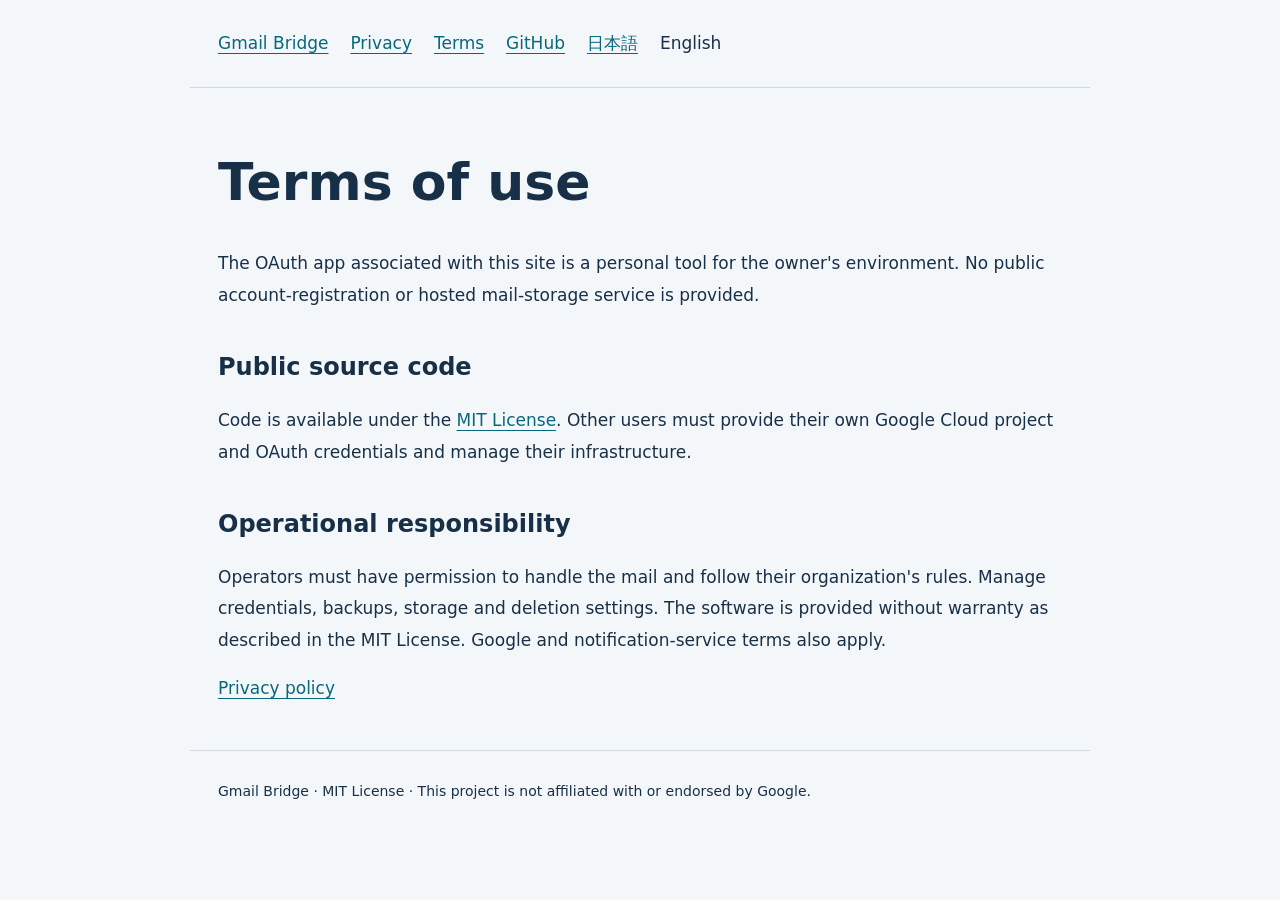
<file: docs/terms.en.html>
<!doctype html>
<html lang="en"><head><meta charset="utf-8"><meta name="viewport" content="width=device-width, initial-scale=1"><meta name="description" content="Self-hosted IMAP-to-Gmail import with optional Drive fallback and ntfy notifications"><title>Terms of use | Gmail Bridge</title><link rel="stylesheet" href="style.css"><link rel="alternate" hreflang="ja" href="terms.html"><link rel="alternate" hreflang="en" href="terms.en.html"></head><body><header><nav aria-label="Main navigation"><a href="index.en.html">Gmail Bridge</a><a href="privacy.en.html">Privacy</a><a href="terms.en.html">Terms</a><a href="https://github.com/sosboy-san/gmail_bridge">GitHub</a><a href="terms.html" lang="ja" hreflang="ja">日本語</a><span aria-current="page">English</span></nav></header><main class="introduction"><h1>Terms of use</h1><p>The OAuth app associated with this site is a personal tool for the owner's environment. No public account-registration or hosted mail-storage service is provided.</p><h2>Public source code</h2><p>Code is available under the <a href="https://github.com/sosboy-san/gmail_bridge/blob/main/LICENSE">MIT License</a>. Other users must provide their own Google Cloud project and OAuth credentials and manage their infrastructure.</p><h2>Operational responsibility</h2><p>Operators must have permission to handle the mail and follow their organization's rules. Manage credentials, backups, storage and deletion settings. The software is provided without warranty as described in the MIT License. Google and notification-service terms also apply.</p><p><a href="privacy.en.html">Privacy policy</a></p></main><footer>Gmail Bridge · MIT License · This project is not affiliated with or endorsed by Google.</footer></body></html>
</file>
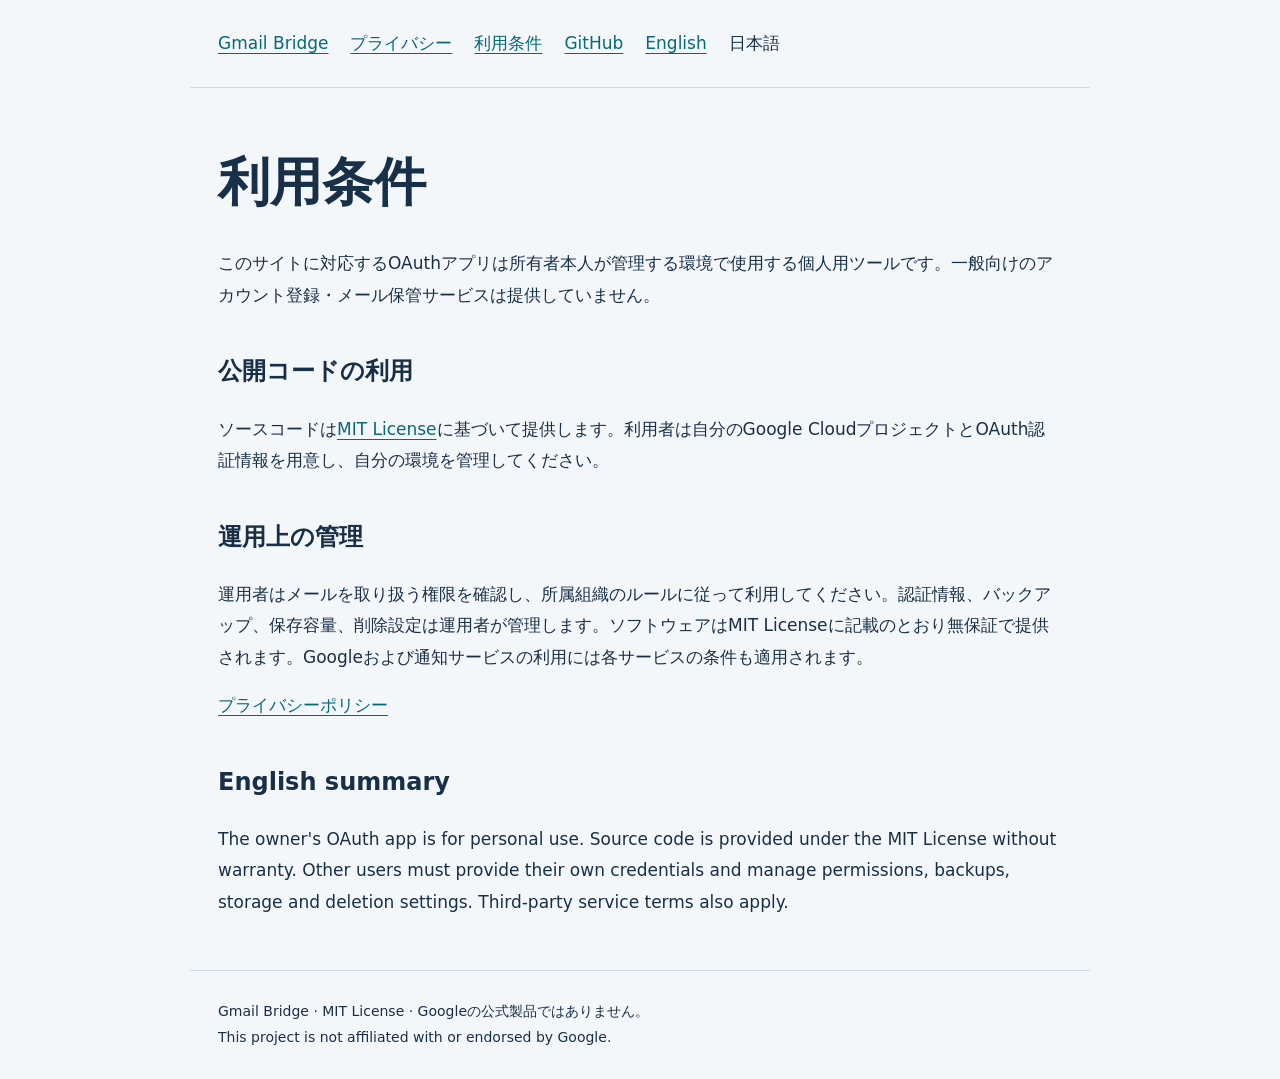
<file: docs/terms.html>
<!doctype html>
<html lang="ja"><head><meta charset="utf-8"><meta name="viewport" content="width=device-width, initial-scale=1"><meta name="description" content="Gmail Bridge — 個人環境で運用するIMAPからGmailへのメール取り込みツール"><title>利用条件 | Gmail Bridge</title><link rel="stylesheet" href="style.css"><link rel="alternate" hreflang="en" href="terms.en.html"><link rel="alternate" hreflang="ja" href="terms.html"></head><body>
<header><nav aria-label="メインナビゲーション"><a href="index.html">Gmail Bridge</a><a href="privacy.html">プライバシー</a><a href="terms.html">利用条件</a><a href="https://github.com/sosboy-san/gmail_bridge">GitHub</a><a href="terms.en.html" lang="en" hreflang="en">English</a><span aria-current="page">日本語</span></nav></header><main><h1>利用条件</h1><p>このサイトに対応するOAuthアプリは所有者本人が管理する環境で使用する個人用ツールです。一般向けのアカウント登録・メール保管サービスは提供していません。</p><h2>公開コードの利用</h2><p>ソースコードは<a href="https://github.com/sosboy-san/gmail_bridge/blob/main/LICENSE">MIT License</a>に基づいて提供します。利用者は自分のGoogle CloudプロジェクトとOAuth認証情報を用意し、自分の環境を管理してください。</p><h2>運用上の管理</h2><p>運用者はメールを取り扱う権限を確認し、所属組織のルールに従って利用してください。認証情報、バックアップ、保存容量、削除設定は運用者が管理します。ソフトウェアはMIT Licenseに記載のとおり無保証で提供されます。Googleおよび通知サービスの利用には各サービスの条件も適用されます。</p><p><a href="privacy.html">プライバシーポリシー</a></p><section lang="en"><h2>English summary</h2><p>The owner's OAuth app is for personal use. Source code is provided under the MIT License without warranty. Other users must provide their own credentials and manage permissions, backups, storage and deletion settings. Third-party service terms also apply.</p></section></main><footer>Gmail Bridge · MIT License · Googleの公式製品ではありません。<br>This project is not affiliated with or endorsed by Google.</footer></body></html>
</file>
<file: docs/style.css>
*{box-sizing:border-box}body{margin:0;background:#f4f7fa;color:#183047;font:17px/1.85 system-ui,sans-serif}header,main,footer{max-width:900px;margin:auto;padding:28px}header{border-bottom:1px solid #cedae3}nav{display:flex;flex-wrap:wrap;gap:22px}a{color:#09677b;text-underline-offset:4px}h1{font-size:clamp(32px,6vw,52px);line-height:1.2}h2{margin-top:38px;font-size:24px}section{margin:24px 0}aside{background:#e2f0f1;border-left:4px solid #087e8b;padding:20px}footer{font-size:14px;border-top:1px solid #cedae3}.eyebrow{color:#087080;letter-spacing:.12em;font-size:13px}li{margin:8px 0}
/* Introduction page: keep shared legal-page typography intact. */
.introduction section{margin:56px 0}.introduction .hero{margin-top:12px}
.lead{font-size:21px;line-height:1.8}.note{font-size:15px;color:#435b6d}
.actions{display:flex;align-items:center;flex-wrap:wrap;gap:24px;margin-top:28px}
.button{display:inline-block;background:#09677b;color:#fff;padding:10px 20px;border-radius:6px;text-decoration:none}
a:focus-visible{outline:3px solid #bf6413;outline-offset:4px}
.statement{font-size:clamp(24px,4vw,32px);font-weight:700;line-height:1.5;margin:0 0 24px}
.comparison,.benefit-grid{display:grid;grid-template-columns:repeat(2,minmax(0,1fr));gap:20px}
.comparison h3,.benefit-grid h3{font-size:19px;line-height:1.6;margin:0 0 10px}
.comparison p,.benefit-grid p{margin:0}.benefit-grid article{padding:22px;background:white;border:1px solid #cedae3;border-radius:8px}
.mail-flow{list-style:none;padding:0;max-width:580px;margin:24px auto;text-align:center}
.mail-flow li{background:#e2f0f1;padding:12px 18px;border-radius:6px;margin:0 0 32px;position:relative;font-weight:600}
.mail-flow li:not(:last-child)::after{content:"↓";position:absolute;top:100%;left:0;width:100%;height:32px;color:#09677b}
.guide-links{padding-left:24px}.introduction h2{line-height:1.5}
@media(max-width:600px){header,main,footer{padding:20px}.comparison,.benefit-grid{grid-template-columns:1fr}.introduction section{margin:40px 0}.lead{font-size:19px}.concept{padding:18px}nav{gap:12px 18px}}
</file>
